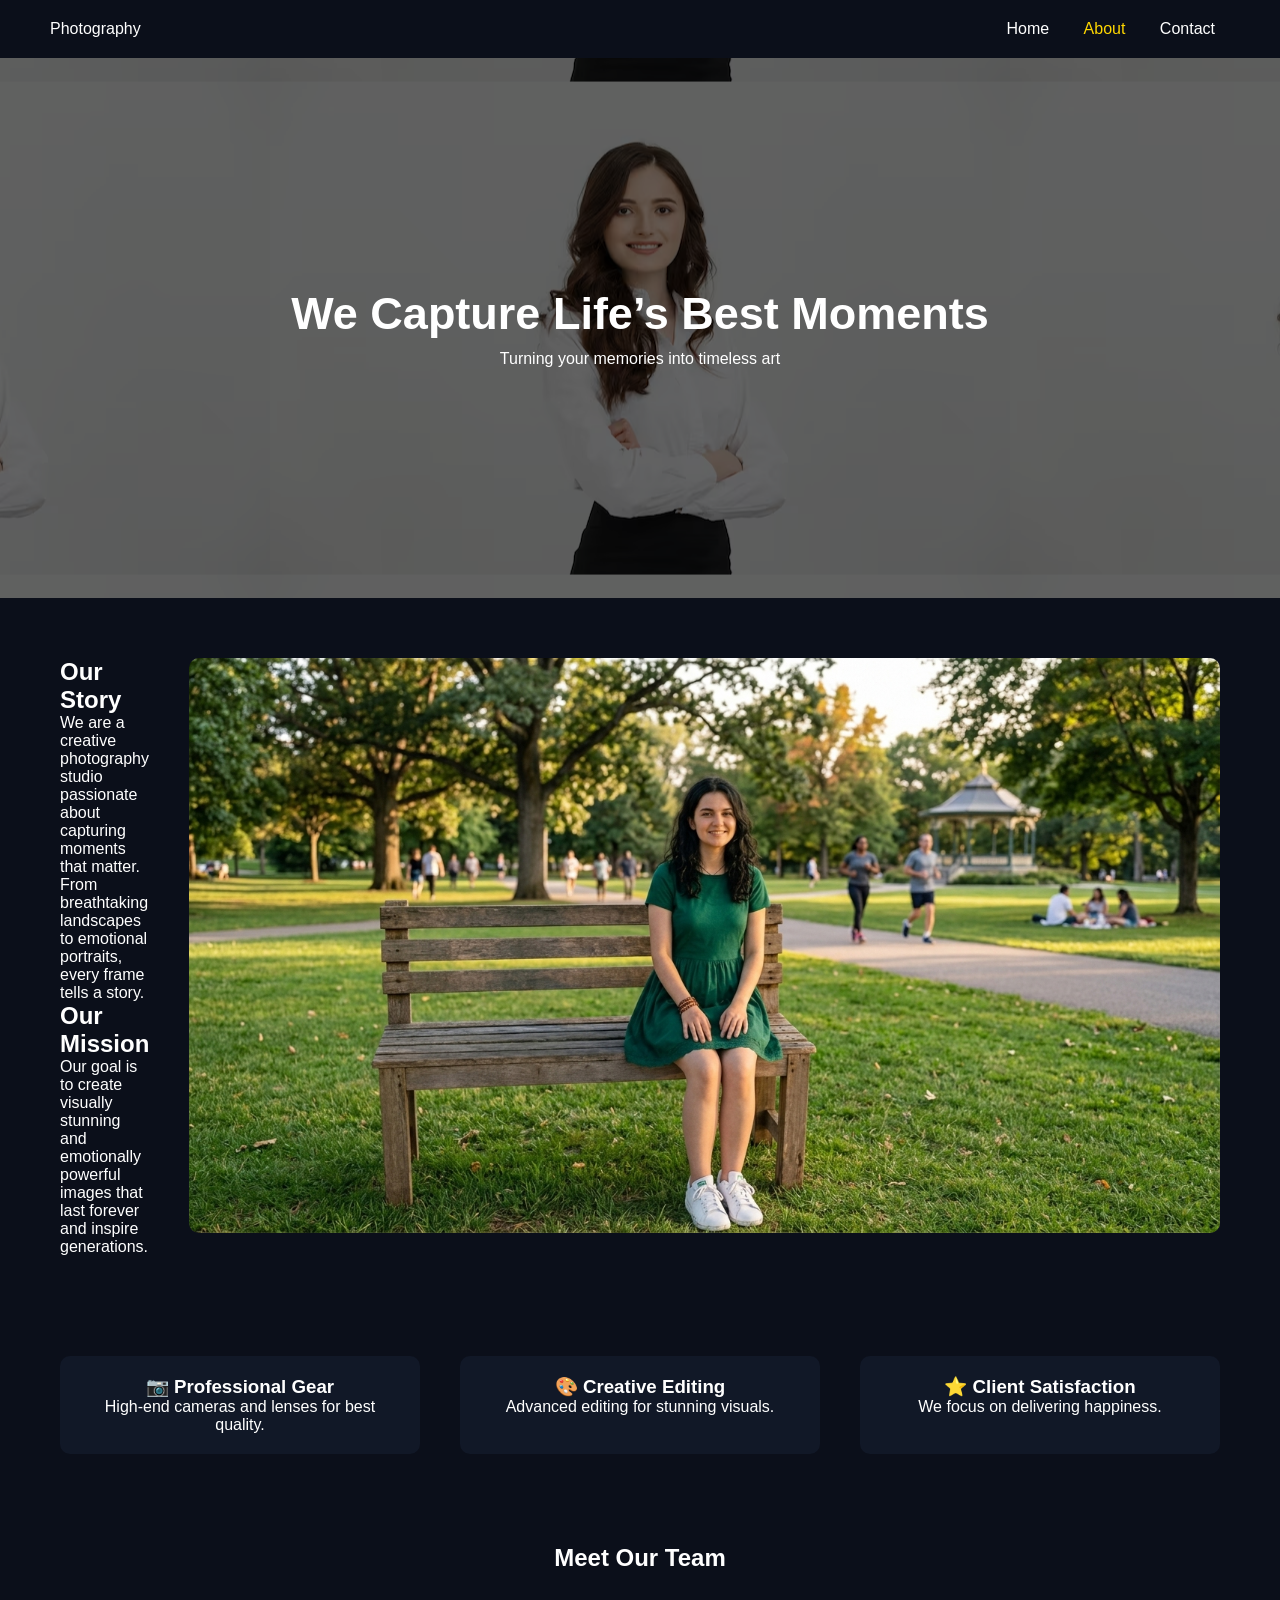
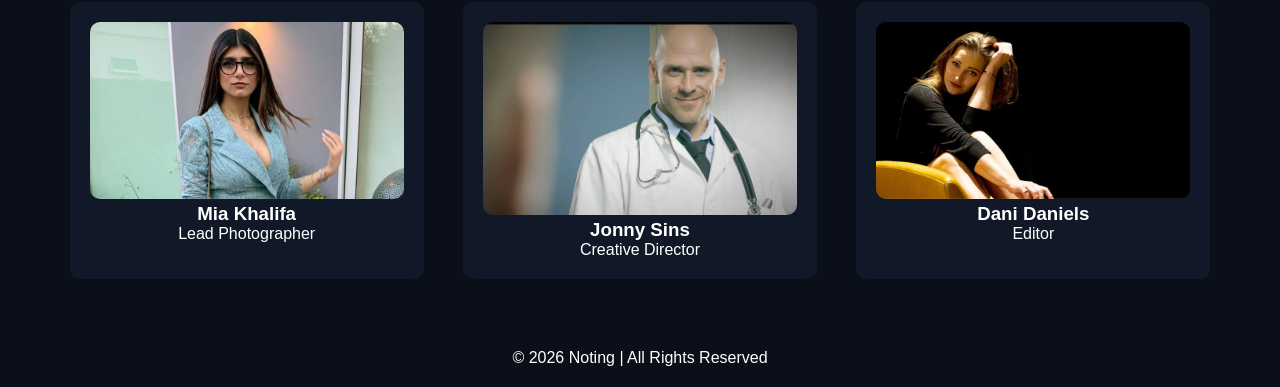
<file: about.html>
<!DOCTYPE html>
<html lang="en">
<head>
<meta charset="UTF-8">
<meta name="viewport" content="width=device-width, initial-scale=1.0">
<title>Welcome to Photography</title>
<link rel="icon" type="image/png" href="images/favicon.png">
<link rel="stylesheet" href="style1.css">
</head>
<body>

<!-- NAVBAR -->
<header class="navbar">
    <div class="logo">Photography</div>
    <nav>
        <a href="index.html">Home</a>
        <a href="about.html" class="active">About</a>
        <a href="Contact.html">Contact</a>
    </nav>
</header>

<!-- HERO SECTION -->
<section class="about-hero">
    <div class="overlay">
        <h1>We Capture Life’s Best Moments</h1>
        <p>Turning your memories into timeless art</p>
    </div>
</section>

<!-- ABOUT SECTION -->
<section class="about-section">
    <div class="about-text">
        <h2>Our Story</h2>
        <p>
            We are a creative photography studio passionate about capturing moments that matter. 
            From breathtaking landscapes to emotional portraits, every frame tells a story.
        </p>

        <h2>Our Mission</h2>
        <p>
            Our goal is to create visually stunning and emotionally powerful images 
            that last forever and inspire generations.
        </p>
    </div>

    <div class="about-image">
        <img src="images/2.jpg" alt="">
    </div>
</section>

<!-- FEATURES -->
<section class="features">
    <div class="feature-box">
        <h3>📷 Professional Gear</h3>
        <p>High-end cameras and lenses for best quality.</p>
    </div>
    <div class="feature-box">
        <h3>🎨 Creative Editing</h3>
        <p>Advanced editing for stunning visuals.</p>
    </div>
    <div class="feature-box">
        <h3>⭐ Client Satisfaction</h3>
        <p>We focus on delivering happiness.</p>
    </div>
</section>

<!-- TEAM -->
<section class="team">
    <h2>Meet Our Team</h2>
    <div class="team-container">

        <div class="team-card">
            <img src="images/Mia Khalifa.jpg">
            <h3>Mia Khalifa</h3>
            <p>Lead Photographer</p>
        </div>

        <div class="team-card">
            <img src="images/Jonny.jpg">
            <h3>Jonny Sins</h3>
            <p>Creative Director</p>
        </div>

        <div class="team-card">
            <img src="images/Dani.jpg">
            <h3>Dani Daniels</h3>
            <p>Editor</p>
        </div>

    </div>
</section>

<!-- FOOTER -->
<footer>
    <p>© 2026 Noting | All Rights Reserved</p>
</footer>

</body>
</html>
</file>
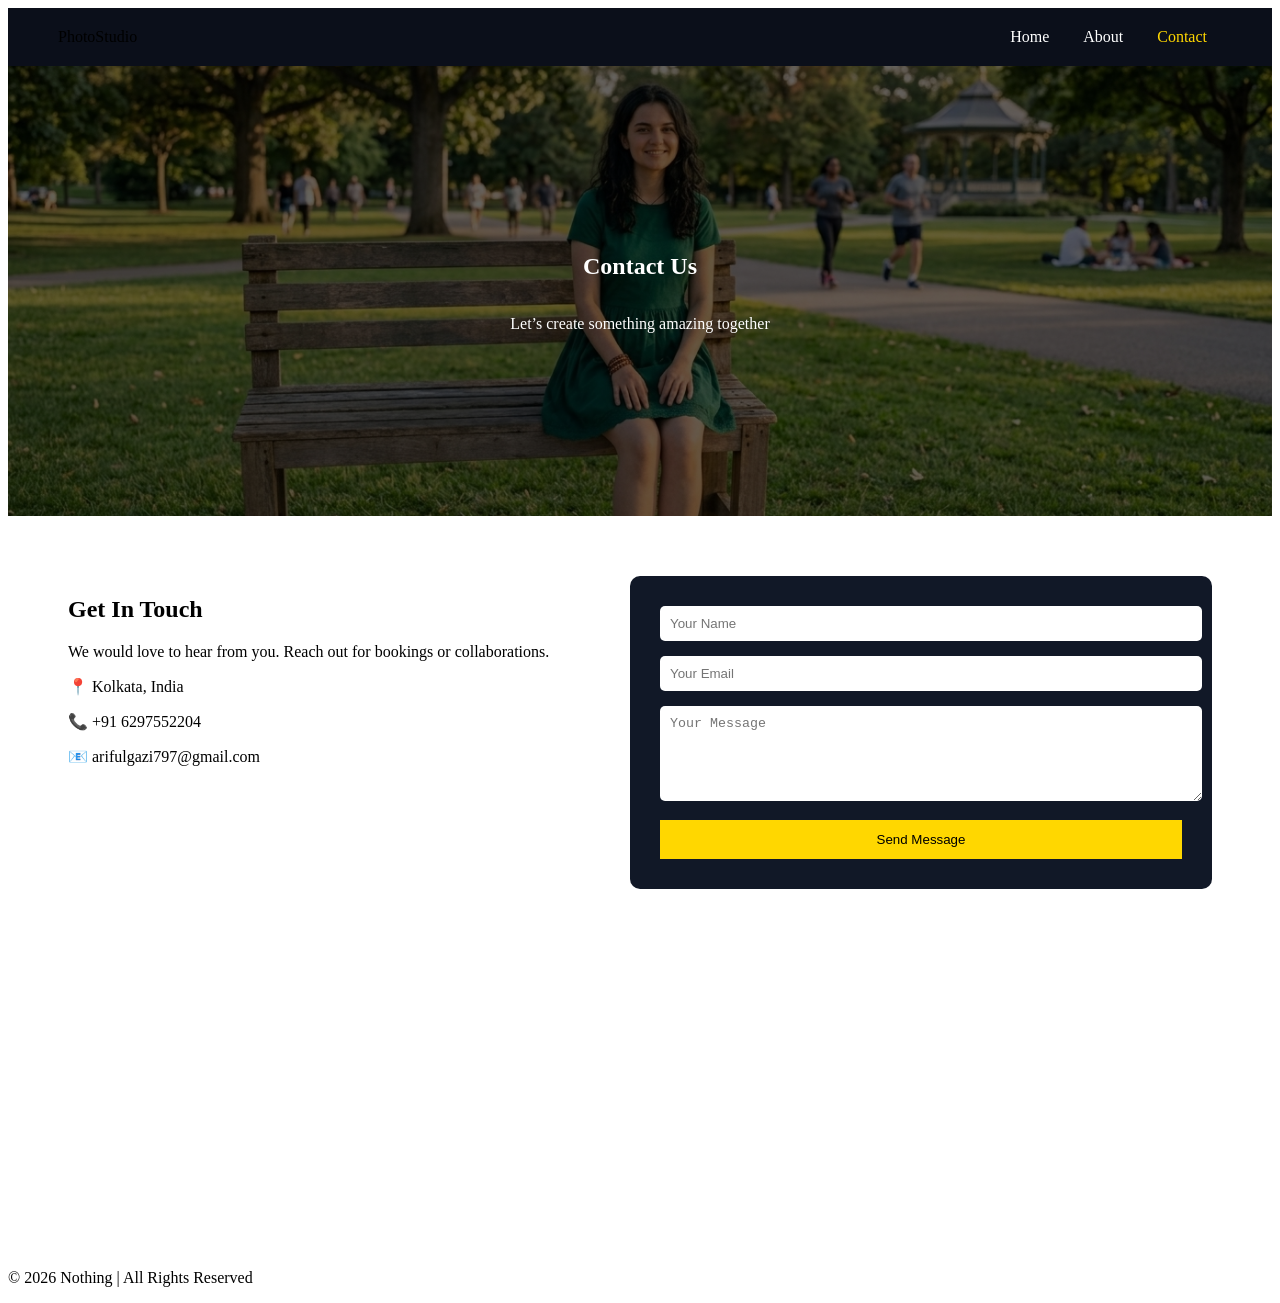
<file: Contact.html>
<!DOCTYPE html>
<html lang="en">
<head>
<meta charset="UTF-8">
<meta name="viewport" content="width=device-width, initial-scale=1.0">
<title>Welcome to Photography</title>
<link rel="icon" type="image/png" href="images/favicon.png">
<link rel="stylesheet" href="Style2.css">
</head>
<body>

<!-- NAVBAR -->
<header class="navbar">
    <div class="logo">PhotoStudio</div>
    <nav>
        <a href="index.html">Home</a>
        <a href="about.html">About</a>
        <a href="contact.html" class="active">Contact</a>
    </nav>
</header>

<!-- HERO -->
<section class="contact-hero">
    <div class="overlay">
        <h1>Contact Us</h1>
        <p>Let’s create something amazing together</p>
    </div>
</section>

<!-- CONTACT SECTION -->
<section class="contact-container">

    <!-- LEFT INFO -->
    <div class="contact-info">
        <h2>Get In Touch</h2>
        <p>We would love to hear from you. Reach out for bookings or collaborations.</p>

        <p>📍 Kolkata, India</p>
        <p>📞 +91 6297552204</p>
        <p>📧 arifulgazi797@gmail.com</p>
    </div>

    <!-- FORM -->
    <div class="contact-form">
        <form>
            <input type="text" placeholder="Your Name" required>
            <input type="email" placeholder="Your Email" required>
            <textarea placeholder="Your Message" rows="5" required></textarea>
            <button type="submit">Send Message</button>
        </form>
    </div>

</section>

<!-- MAP -->
<section class="map">
    <iframe src="https://maps.google.com/maps?q=kolkata&t=&z=13&ie=UTF8&iwloc=&output=embed"></iframe>
</section>

<!-- FOOTER -->
<footer>
    <p>© 2026 Nothing | All Rights Reserved</p>
</footer>

</body>
</html>
</file>
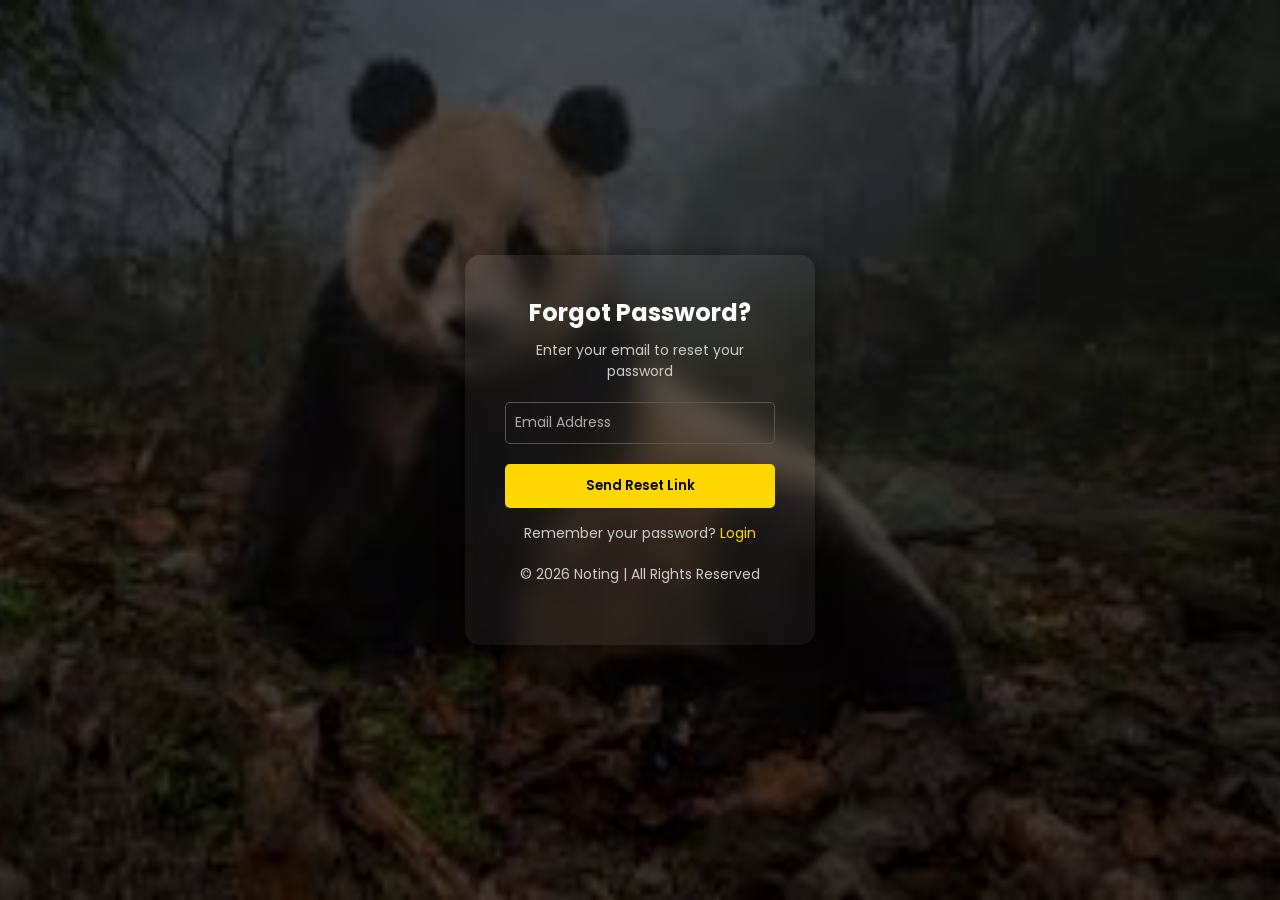
<file: forgot.html>
<!DOCTYPE html>
<html lang="en">
<head>
<meta charset="UTF-8">
<meta name="viewport" content="width=device-width, initial-scale=1.0">
<title>Welcome to Photography</title>
 <link rel="icon" type="image/png" href="images/favicon.png">

<link href="https://fonts.googleapis.com/css2?family=Poppins:wght@300;500;700&display=swap" rel="stylesheet">

<link rel="stylesheet" href="forgot.css">
</head>
<body>

<div class="container">

    <div class="box">
        <h2>Forgot Password?</h2>
        <p>Enter your email to reset your password</p>

        <form>
            <div class="input-box">
                <input type="email" required>
                <label>Email Address</label>
            </div>

            <button type="submit">Send Reset Link</button>

            <p class="back">
                Remember your password? <a href="login.html">Login</a>
                <p>© 2026 Noting | All Rights Reserved</p>
            </p>
        </form>
    </div>

</div>

</body>
</html>
</file>
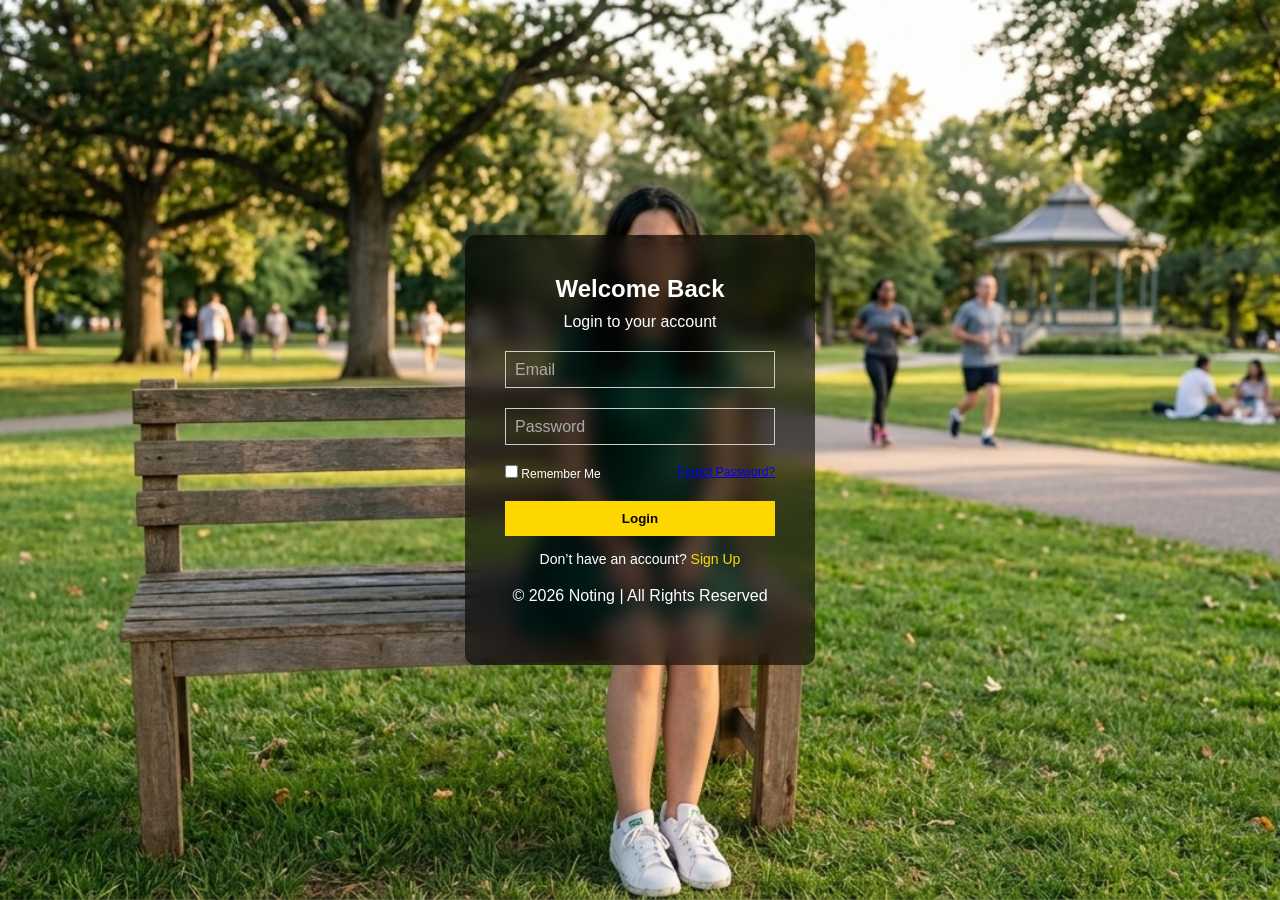
<file: Login.html>
<!DOCTYPE html>
<html lang="en">
<head>
<meta charset="UTF-8">
<meta name="viewport" content="width=device-width, initial-scale=1.0">
<title>Welcome to Photography</title>
<link rel="icon" type="image/png" href="images/favicon.png">
<link rel="stylesheet" href="login.css">
</head>
<body>

<div class="login-container">
    
    <div class="login-box">
        <h2>Welcome Back</h2>
        <p>Login to your account</p>

        <form>
            <div class="input-box">
                <input type="email" required>
                <label>Email</label>
            </div>

            <div class="input-box">
                <input type="password" required>
                <label>Password</label>
            </div>

            <div class="options">
                <label><input type="checkbox"> Remember Me</label>
                <a href="forgot.html">Forgot Password?</a>
            </div>

            <button type="submit">Login</button>

            <p class="signup-text">
                Don’t have an account? <a href="sineup.html">Sign Up</a>
                <p>© 2026 Noting | All Rights Reserved</p>
            </p>
        </form>
    </div>

</div>

</body>
</html>
</file>
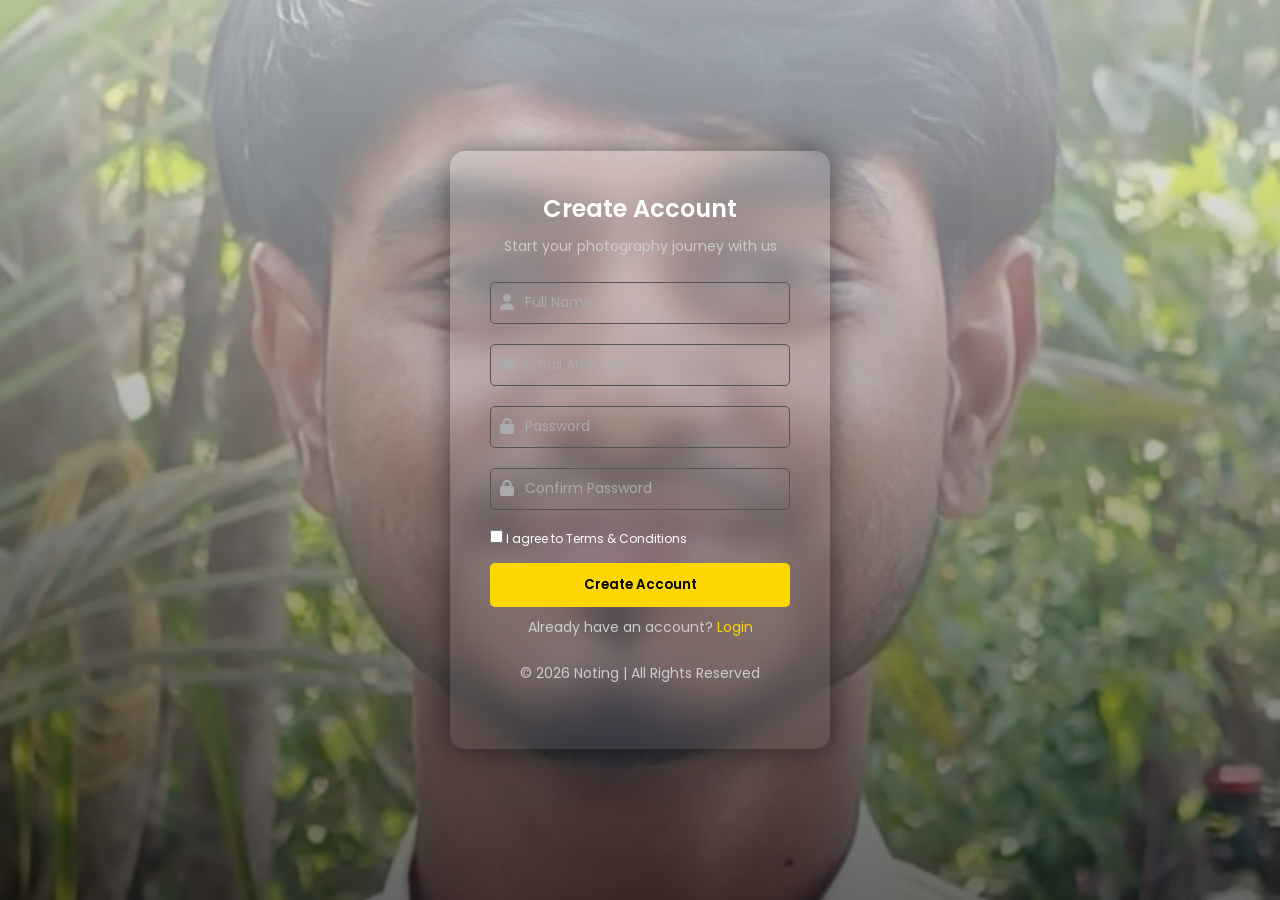
<file: sineup.html>
<!DOCTYPE html>
<html lang="en">
<head>
<meta charset="UTF-8">
<meta name="viewport" content="width=device-width, initial-scale=1.0">
<title>Welcome to Photography</title>
<link rel="icon" type="image/png" href="images/favicon.png">

<!-- Google Font -->
<link href="https://fonts.googleapis.com/css2?family=Poppins:wght@300;500;700&display=swap" rel="stylesheet">

<!-- Icons -->
<link rel="stylesheet" href="https://cdnjs.cloudflare.com/ajax/libs/font-awesome/6.5.0/css/all.min.css">

<link rel="stylesheet" href="sineup.css">
</head>
<body>

<div class="container">

    <div class="signup-box">

        <h2>Create Account</h2>
        <p>Start your photography journey with us</p>

        <form>

            <div class="input-box">
                <i class="fa fa-user"></i>
                <input type="text" required>
                <label>Full Name</label>
            </div>

            <div class="input-box">
                <i class="fa fa-envelope"></i>
                <input type="email" required>
                <label>Email Address</label>
            </div>

            <div class="input-box">
                <i class="fa fa-lock"></i>
                <input type="password" required>
                <label>Password</label>
            </div>

            <div class="input-box">
                <i class="fa fa-lock"></i>
                <input type="password" required>
                <label>Confirm Password</label>
            </div>

            <div class="terms">
                <label>
                    <input type="checkbox" required> I agree to Terms & Conditions
                </label>
            </div>

            <button type="submit">Create Account</button>

            <p class="login-link">
                Already have an account? <a href="login.html">Login</a>
                <p>© 2026 Noting | All Rights Reserved</p>
            </p>

        </form>

    </div>

</div>

</body>
</html>
</file>
<file: style1.css>
* {
    margin: 0;
    padding: 0;
    box-sizing: border-box;
    font-family: Arial;
}

body {
    background: #0b0f1a;
    color: white;
}

/* NAVBAR */
.navbar {
    display: flex;
    justify-content: space-between;
    padding: 20px 50px;
    background: #0b0f1a;
}

.navbar a {
    color: white;
    margin: 0 15px;
    text-decoration: none;
}

.navbar a.active {
    color: gold;
}

/* HERO */
.about-hero {
    height: 60vh;
    background: url('images/1') center;
    position: relative;
    width: auto;
}

.overlay {
    background: rgba(0,0,0,0.6);
    height: 100%;
    display: flex;
    flex-direction: column;
    justify-content: center;
    align-items: center;
}

.overlay h1 {
    font-size: 45px;
}

.overlay p {
    margin-top: 10px;
}

/* ABOUT SECTION */
.about-section {
    display: flex;
    padding: 60px;
    gap: 40px;
}

.about-text {
    flex: 1;
}

.about-image img {
    width: 100%;
    border-radius: 10px;
}

/* FEATURES */
.features {
    display: flex;
    justify-content: space-around;
    padding: 40px;
}

.feature-box {
    width: 30%;
    background: #111827;
    padding: 20px;
    border-radius: 10px;
    text-align: center;
}

/* TEAM */
.team {
    padding: 50px;
    text-align: center;
}

.team-container {
    display: flex;
    justify-content: space-around;
    margin-top: 30px;
}

.team-card {
    width: 30%;
    background: #111827;
    padding: 20px;
    border-radius: 10px;
}

.team-card img {
    width: 100%;
    border-radius: 10px;
}

/* FOOTER */
footer {
    text-align: center;
    padding: 20px;
}
</file>
<file: Style2.css>
/* CONTACT HERO */
.contact-hero {
    height: 50vh;
    background: url('images/2.jpg') center/cover no-repeat;
}

.overlay {
    background: rgba(0,0,0,0.6);
    height: 100%;
    display: flex;
    flex-direction: column;
    justify-content: center;
    align-items: center;
    color: white;
}
/* NAVBAR */
.navbar {
    display: flex;
    justify-content: space-between;
    padding: 20px 50px;
    background: #0b0f1a;
}

.navbar a {
    color: white;
    margin: 0 15px;
    text-decoration: none;
}

.navbar a.active {
    color: gold;
}

/* CONTACT SECTION */
.contact-container {
    display: flex;
    padding: 60px;
    gap: 40px;
}

.contact-info {
    flex: 1;
}

.contact-form {
    flex: 1;
    background: #111827;
    padding: 30px;
    border-radius: 10px;
}

/* FORM */
.contact-form input,
.contact-form textarea {
    width: 100%;
    margin-bottom: 15px;
    padding: 10px;
    border: none;
    border-radius: 5px;
}

.contact-form button {
    width: 100%;
    padding: 12px;
    background: gold;
    border: none;
    cursor: pointer;
}

/* MAP */
.map iframe {
    width: 100%;
    height: 300px;
    border: none;
}

/* ACTIVE MENU */
nav a.active {
    color: gold;
}
</file>
<file: forgot.css>
* {
    margin: 0;
    padding: 0;
    box-sizing: border-box;
    font-family: 'Poppins', sans-serif;
}

body {
    height: 100vh;
    background: linear-gradient(rgba(0,0,0,0.6), rgba(0,0,0,0.6)),
                url('images/forget.jpeg') center/cover no-repeat;
    display: flex;
    justify-content: center;
    align-items: center;
}

/* BOX */
.box {
    width: 350px;
    padding: 40px;
    background: rgba(255,255,255,0.05);
    backdrop-filter: blur(12px);
    border-radius: 15px;
    box-shadow: 0 0 25px rgba(0,0,0,0.5);
    text-align: center;
    color: white;
}

.box h2 {
    margin-bottom: 10px;
}

.box p {
    margin-bottom: 20px;
    font-size: 14px;
    color: #ccc;
}

/* INPUT */
.input-box {
    position: relative;
    margin-bottom: 20px;
}

.input-box input {
    width: 100%;
    padding: 10px;
    border: 1px solid #555;
    background: transparent;
    border-radius: 5px;
    color: white;
    outline: none;
}

.input-box label {
    position: absolute;
    left: 10px;
    top: 10px;
    color: #aaa;
    font-size: 14px;
    transition: 0.3s;
}

.input-box input:focus + label,
.input-box input:valid + label {
    top: -8px;
    font-size: 11px;
    color: gold;
}

/* BUTTON */
button {
    width: 100%;
    padding: 12px;
    border: none;
    background: gold;
    color: black;
    font-weight: 600;
    cursor: pointer;
    border-radius: 5px;
    transition: 0.3s;
}

button:hover {
    background: orange;
}

/* BACK LINK */
.back {
    margin-top: 15px;
    font-size: 14px;
}

.back a {
    color: gold;
    text-decoration: none;
}
</file>
<file: login.css>
* {
    margin: 0;
    padding: 0;
    box-sizing: border-box;
    font-family: Arial;
}

body {
    height: 100vh;
    background: url('images/2.jpg') center/cover no-repeat;
    display: flex;
    justify-content: center;
    align-items: center;
}

/* Glass Effect */
.login-box {
    width: 350px;
    padding: 40px;
    background: rgba(0,0,0,0.6);
    backdrop-filter: blur(10px);
    border-radius: 10px;
    color: white;
    text-align: center;
}

.login-box h2 {
    margin-bottom: 10px;
}

.login-box p {
    margin-bottom: 20px;
}

/* Input */
.input-box {
    position: relative;
    margin-bottom: 20px;
}

.input-box input {
    width: 100%;
    padding: 10px;
    background: transparent;
    border: 1px solid #ccc;
    color: white;
    outline: none;
}

.input-box label {
    position: absolute;
    left: 10px;
    top: 10px;
    color: #aaa;
    transition: 0.3s;
}

.input-box input:focus + label,
.input-box input:valid + label {
    top: -10px;
    font-size: 12px;
    color: gold;
}

/* Options */
.options {
    display: flex;
    justify-content: space-between;
    font-size: 12px;
    margin-bottom: 20px;
}

/* Button */
button {
    width: 100%;
    padding: 10px;
    border: none;
    background: gold;
    cursor: pointer;
    font-weight: bold;
}

/* Signup */
.signup-text {
    margin-top: 15px;
    font-size: 14px;
}

.signup-text a {
    color: gold;
    text-decoration: none;
}
</file>
<file: sineup.css>
* {
    margin: 0;
    padding: 0;
    box-sizing: border-box;
    font-family: 'Poppins', sans-serif;
}

body {
    height: 100vh;
    background: linear-gradient(rgba(248, 248, 248, 0.6), rgba(0,0,0,0.6)),
                url('images/LOGO.png') center/cover no-repeat;
    display: flex;
    justify-content: center;
    align-items: center;
}

/* CONTAINER */
.signup-box {
    width: 380px;
    padding: 40px;
    background: rgba(255,255,255,0.05);
    backdrop-filter: blur(12px);
    border-radius: 15px;
    box-shadow: 0 0 30px rgba(0,0,0,0.5);
    color: white;
    text-align: center;
}

.signup-box h2 {
    font-weight: 600;
}

.signup-box p {
    margin: 10px 0 25px;
    font-size: 14px;
    color: #ccc;
}

/* INPUT */
.input-box {
    position: relative;
    margin-bottom: 20px;
}

.input-box i {
    position: absolute;
    left: 10px;
    top: 12px;
    color: #aaa;
}

.input-box input {
    width: 100%;
    padding: 10px 10px 10px 35px;
    background: transparent;
    border: 1px solid #555;
    border-radius: 5px;
    color: white;
    outline: none;
}

.input-box label {
    position: absolute;
    left: 35px;
    top: 10px;
    color: #aaa;
    font-size: 14px;
    transition: 0.3s;
}

.input-box input:focus + label,
.input-box input:valid + label {
    top: -8px;
    font-size: 11px;
    color: gold;
}

/* TERMS */
.terms {
    text-align: left;
    font-size: 12px;
    margin-bottom: 15px;
}

/* BUTTON */
button {
    width: 100%;
    padding: 12px;
    border: none;
    background: gold;
    color: black;
    font-weight: 600;
    cursor: pointer;
    border-radius: 5px;
    transition: 0.3s;
}

button:hover {
    background: rgb(36, 24, 2);
}

/* LOGIN LINK */
.login-link {
    margin-top: 15px;
    font-size: 14px;
}

.login-link a {
    color: gold;
    text-decoration: none;
}
</file>
